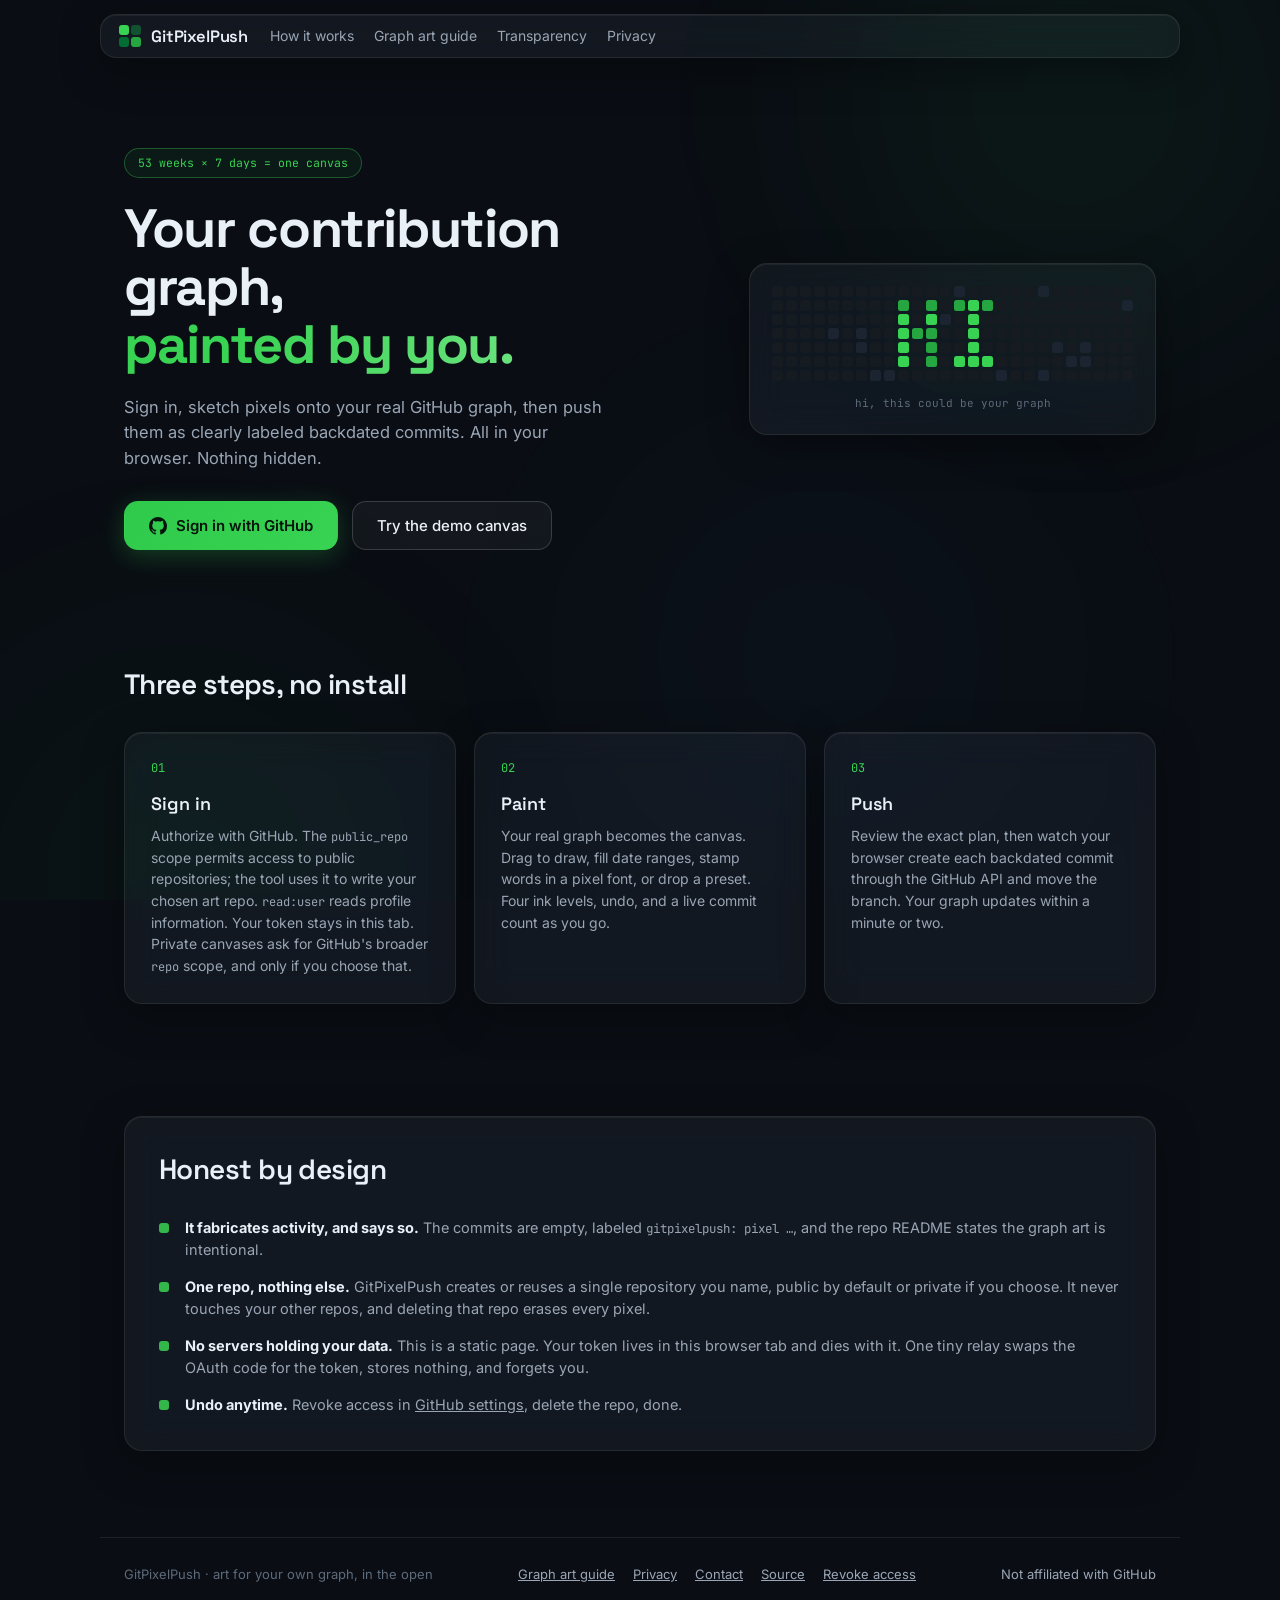
<file: site/index.html>
<!DOCTYPE html>
<html lang="en">
<head>
<meta charset="UTF-8">
<meta name="viewport" content="width=device-width, initial-scale=1.0">
<meta name="google-adsense-account" content="ca-pub-7703186305951643">
<title>GitPixelPush · Paint your GitHub contribution graph</title>
<meta name="description" content="Turn your GitHub contribution graph into a canvas. Paint pixels, stamp words, and push them as clearly labeled backdated commits. Runs in your browser.">
<meta name="robots" content="index, follow, max-image-preview:large">
<link rel="canonical" href="https://gitpixelpush.com/">
<meta property="og:type" content="website">
<meta property="og:site_name" content="GitPixelPush">
<meta property="og:url" content="https://gitpixelpush.com/">
<meta property="og:title" content="GitPixelPush | Paint your GitHub contribution graph">
<meta property="og:description" content="Draw contribution graph art in your browser and publish it as clearly labeled commits in your own GitHub repository.">
<meta name="twitter:card" content="summary">
<meta name="twitter:title" content="GitPixelPush | Paint your GitHub contribution graph">
<meta name="twitter:description" content="Draw GitHub contribution graph art in your browser. Review the plan before publishing labeled commits.">
<meta name="google-site-verification" content="O4LEUyL24avINYUUKiZ43cGZ72TDDhFlJ9PQrzTXxkE">
<script type="application/ld+json">
{
  "@context": "https://schema.org",
  "@type": "WebApplication",
  "name": "GitPixelPush",
  "url": "https://gitpixelpush.com/",
  "description": "A browser-based tool for creating GitHub contribution graph art using clearly labeled commits in your own repository.",
  "applicationCategory": "UtilitiesApplication",
  "operatingSystem": "Any",
  "offers": { "@type": "Offer", "price": "0", "priceCurrency": "USD" }
}
</script>
<link rel="preconnect" href="https://fonts.googleapis.com">
<link rel="preconnect" href="https://fonts.gstatic.com" crossorigin>
<link href="https://fonts.googleapis.com/css2?family=Space+Grotesk:wght@400;500;600;700&family=Inter:wght@400;500;600&family=JetBrains+Mono:wght@400;500&display=swap" rel="stylesheet">
<link rel="stylesheet" href="styles.css">
<link rel="icon" href="data:image/svg+xml,<svg xmlns='http://www.w3.org/2000/svg' viewBox='0 0 100 100'><rect x='8' y='8' width='38' height='38' rx='9' fill='%2339d353'/><rect x='54' y='8' width='38' height='38' rx='9' fill='%23115231'/><rect x='8' y='54' width='38' height='38' rx='9' fill='%23006d32'/><rect x='54' y='54' width='38' height='38' rx='9' fill='%2326a641'/></svg>">
</head>
<body>

<!-- ambient background: aurora + drifting pixels -->
<div class="bg" aria-hidden="true">
  <div class="aurora a1"></div>
  <div class="aurora a2"></div>
  <div class="aurora a3"></div>
  <div id="pixel-field" class="pixel-field"></div>
</div>

<nav class="nav glass">
  <a class="brand" href="#top">
    <span class="logo-mark" aria-hidden="true"><i></i><i></i><i></i><i></i></span>
    <span class="brand-name">GitPixelPush</span>
  </a>
  <div class="nav-links">
    <a href="#how">How it works</a>
    <a href="/github-contribution-graph-art">Graph art guide</a>
    <a href="#honest">Transparency</a>
    <a href="/privacy">Privacy</a>
  </div>
  <div id="nav-user" class="nav-user" hidden>
    <img id="user-avatar" alt="">
    <span id="user-login" class="mono"></span>
    <button id="btn-signout" class="btn btn-text">Sign out</button>
  </div>
</nav>

<!-- ══════════════ Landing ══════════════ -->
<section id="landing" class="hero" >
  <div class="hero-inner">
    <div class="hero-badge reveal mono">53 weeks × 7 days = one canvas</div>
    <h1 class="hero-title">
      <span class="reveal" style="--d:1">Your contribution graph,</span>
      <span class="reveal grad" style="--d:2">painted by you.</span>
    </h1>
    <p class="hero-sub reveal" style="--d:3">
      Sign in, sketch pixels onto your real GitHub graph, then push them as
      clearly labeled backdated commits. All in your browser. Nothing hidden.
    </p>
    <div class="hero-cta reveal" style="--d:4">
      <button id="btn-signin" class="btn btn-primary btn-lg magnetic">
        <svg viewBox="0 0 16 16" width="18" height="18" fill="currentColor" aria-hidden="true"><path d="M8 0C3.58 0 0 3.58 0 8c0 3.54 2.29 6.53 5.47 7.59.4.07.55-.17.55-.38 0-.19-.01-.82-.01-1.49-2.01.37-2.53-.49-2.69-.94-.09-.23-.48-.94-.82-1.13-.28-.15-.68-.52-.01-.53.63-.01 1.08.58 1.23.82.72 1.21 1.87.87 2.33.66.07-.52.28-.87.51-1.07-1.78-.2-3.64-.89-3.64-3.95 0-.87.31-1.59.82-2.15-.08-.2-.36-1.02.08-2.12 0 0 .67-.21 2.2.82.64-.18 1.32-.27 2-.27s1.36.09 2 .27c1.53-1.04 2.2-.82 2.2-.82.44 1.1.16 1.92.08 2.12.51.56.82 1.27.82 2.15 0 3.07-1.87 3.75-3.65 3.95.29.25.54.73.54 1.48 0 1.07-.01 1.93-.01 2.2 0 .21.15.46.55.38A8.01 8.01 0 0 0 16 8c0-4.42-3.58-8-8-8z"/></svg>
        Sign in with GitHub
      </button>
      <button id="btn-demo" class="btn btn-glass btn-lg magnetic">Try the demo canvas</button>
    </div>
    <p id="setup-note" class="setup-note mono" hidden></p>
    <p id="auth-error" class="auth-error" hidden></p>
  </div>

  <!-- animated mini-graph teaser -->
  <div class="hero-teaser glass tilt reveal" style="--d:5" aria-hidden="true">
    <div id="teaser-grid" class="teaser-grid"></div>
    <div class="teaser-caption mono">hi, this could be your graph</div>
  </div>
</section>

<!-- ══════════════ How it works ══════════════ -->
<section id="how" class="section">
  <h2 class="section-title reveal">Three steps, no install</h2>
  <div class="steps-row">
    <div class="step glass tilt reveal" style="--d:1">
      <div class="step-num mono">01</div>
      <h3>Sign in</h3>
      <p>Authorize with GitHub. The <span class="mono">public_repo</span> scope permits
         access to public repositories; the tool uses it to write your chosen art repo.
         <span class="mono">read:user</span> reads profile information. Your token stays in this tab. Private canvases ask for
         GitHub's broader <span class="mono">repo</span> scope, and only if you choose that.</p>
    </div>
    <div class="step glass tilt reveal" style="--d:2">
      <div class="step-num mono">02</div>
      <h3>Paint</h3>
      <p>Your real graph becomes the canvas. Drag to draw, fill date ranges,
         stamp words in a pixel font, or drop a preset. Four ink levels,
         undo, and a live commit count as you go.</p>
    </div>
    <div class="step glass tilt reveal" style="--d:3">
      <div class="step-num mono">03</div>
      <h3>Push</h3>
      <p>Review the exact plan, then watch your browser create each backdated
         commit through the GitHub API and move the branch. Your graph updates
         within a minute or two.</p>
    </div>
  </div>
</section>

<!-- ══════════════ Transparency ══════════════ -->
<section id="honest" class="section">
  <div class="honest glass reveal">
    <h2 class="section-title">Honest by design</h2>
    <ul class="honest-list">
      <li><b>It fabricates activity, and says so.</b> The commits are empty, labeled
        <span class="mono">gitpixelpush: pixel …</span>, and the repo README states the graph art is intentional.</li>
      <li><b>One repo, nothing else.</b> GitPixelPush creates or reuses a single repository you name,
        public by default or private if you choose.
        It never touches your other repos, and deleting that repo erases every pixel.</li>
      <li><b>No servers holding your data.</b> This is a static page. Your token lives in this browser tab
        and dies with it. One tiny relay swaps the OAuth code for the token, stores nothing, and forgets you.</li>
      <li><b>Undo anytime.</b> Revoke access in
        <a href="https://github.com/settings/applications" target="_blank" rel="noopener">GitHub settings</a>,
        delete the repo, done.</li>
    </ul>
  </div>
</section>

<!-- ══════════════ App ══════════════ -->
<main id="app" class="app" hidden>
  <section class="canvas-card glass tilt-lite">
    <div class="canvas-head">
      <div>
        <h2>Your year, as pixels</h2>
        <p id="canvas-sub" class="muted"></p>
      </div>
      <div class="legend" aria-hidden="true">
        <span class="muted">Less</span>
        <i class="lg l0"></i><i class="lg l1"></i><i class="lg l2"></i><i class="lg l3"></i><i class="lg l4"></i>
        <span class="muted">More</span>
        <span class="legend-sep"></span>
        <i class="lg l2 ring"></i><span class="muted">planned</span>
      </div>
    </div>
    <div class="grid-scroll">
      <div class="grid-wrap">
        <div id="month-row" class="month-row mono"></div>
        <div class="grid-body">
          <div class="dow-col mono"><span></span><span>Mon</span><span></span><span>Wed</span><span></span><span>Fri</span><span></span></div>
          <div id="grid" class="grid" role="grid" aria-label="Contribution canvas"></div>
        </div>
      </div>
    </div>
  </section>

  <section class="control-row">
    <div class="panel glass toolbar">
      <div class="tool-group" role="radiogroup" aria-label="Tool">
        <button class="tool" data-tool="paint" title="Paint · P"><svg viewBox="0 0 24 24"><path d="M12 19l7-7-3-3-7 7-1 4zM15 6l3 3" fill="none" stroke="currentColor" stroke-width="1.7" stroke-linecap="round" stroke-linejoin="round"/></svg>Paint</button>
        <button class="tool" data-tool="rect" title="Range fill · R"><svg viewBox="0 0 24 24"><rect x="4" y="6" width="16" height="12" rx="2" fill="none" stroke="currentColor" stroke-width="1.7"/></svg>Range</button>
        <button class="tool" data-tool="text" title="Stamp text · T"><svg viewBox="0 0 24 24"><path d="M5 6h14M12 6v13" fill="none" stroke="currentColor" stroke-width="1.8" stroke-linecap="round"/></svg>Text</button>
        <button class="tool" data-tool="erase" title="Erase · E"><svg viewBox="0 0 24 24"><path d="M4 15l7-7 7 7-4 4H8z" fill="none" stroke="currentColor" stroke-width="1.7" stroke-linejoin="round"/></svg>Erase</button>
      </div>
      <div class="tool-sep"></div>
      <div class="brush-group" role="radiogroup" aria-label="Ink level">
        <button class="brush l1" data-level="1" title="Ink level 1"></button>
        <button class="brush l2" data-level="2" title="Ink level 2"></button>
        <button class="brush l3" data-level="3" title="Ink level 3"></button>
        <button class="brush l4" data-level="4" title="Ink level 4"></button>
      </div>
      <div class="tool-sep"></div>
      <input id="text-input" class="text-input mono" type="text" maxlength="14" placeholder="type, then click the grid" hidden>
      <div class="spacer"></div>
      <button id="btn-undo" class="btn btn-icon" title="Undo · ⌘Z" disabled><svg viewBox="0 0 24 24"><path d="M8 5L3 10l5 5M3 10h11a6 6 0 0 1 0 12h-3" fill="none" stroke="currentColor" stroke-width="1.7" stroke-linecap="round" stroke-linejoin="round"/></svg></button>
      <button id="btn-redo" class="btn btn-icon" title="Redo · ⇧⌘Z" disabled><svg viewBox="0 0 24 24"><path d="M16 5l5 5-5 5M21 10H10a6 6 0 0 0 0 12h3" fill="none" stroke="currentColor" stroke-width="1.7" stroke-linecap="round" stroke-linejoin="round"/></svg></button>
      <button id="btn-clear" class="btn btn-glass">Clear plan</button>
    </div>
    <div class="panel glass presets">
      <span class="panel-label mono">Presets</span>
      <button class="chip" data-preset="heart">♥ Heart</button>
      <button class="chip" data-preset="wave">∿ Wave</button>
      <button class="chip" data-preset="checker">▚ Checker</button>
      <button class="chip" data-preset="fill">■ Fill year</button>
    </div>
  </section>

  <section class="panel glass statbar">
    <div class="stat"><span class="stat-num" id="stat-cells">0</span><span class="stat-label">days planned</span></div>
    <div class="stat"><span class="stat-num" id="stat-commits">0</span><span class="stat-label">commits to paint</span></div>
    <div class="stat"><span class="stat-num" id="stat-span">–</span><span class="stat-label">date span</span></div>
    <div class="density">
      <label for="density">Ink density</label>
      <select id="density">
        <option value="auto">Auto · match my graph</option>
        <option value="1">Light · 1–4 commits</option>
        <option value="2">Medium · 2–8 commits</option>
        <option value="5">Bold · 5–20 commits</option>
      </select>
    </div>
    <div class="spacer"></div>
    <button id="btn-execute" class="btn btn-primary magnetic" disabled>Push the pixels</button>
  </section>

  <p class="footnote">Tip: keys <span class="mono">P R T E</span> switch tools, <span class="mono">1–4</span> pick ink,
     <span class="mono">⌘Z</span> undoes. Painting over busy days only adds the difference.</p>
</main>

<footer class="footer">
  <span>GitPixelPush · art for your own graph, in the open</span>
  <span class="footer-links">
    <a href="/github-contribution-graph-art">Graph art guide</a>
    <a href="/privacy">Privacy</a>
    <a href="mailto:mananshah2254@gmail.com?subject=GitPixelPush%20support">Contact</a>
    <a href="https://github.com/mananshah2254/gitpixelpush" target="_blank" rel="noopener">Source</a>
    <a href="https://github.com/settings/applications" target="_blank" rel="noopener">Revoke access</a>
  </span>
  <span class="muted">Not affiliated with GitHub</span>
</footer>

<!-- ══════════════ Execute modal ══════════════ -->
<div id="modal" class="modal-backdrop" hidden>
  <div class="modal glass-strong" role="dialog" aria-modal="true" aria-labelledby="modal-title">
    <div id="modal-confirm">
      <h3 id="modal-title">Here is exactly what happens</h3>
      <ol class="modal-steps">
        <li>A <span id="m-vis-word">public</span> repository <span class="mono" id="m-repo-url"></span> is <span id="m-repo-verb">created</span> under your account.</li>
        <li>Your browser creates <span class="mono" id="m-commits"></span> empty commits through the GitHub API,
            each backdated to its planned day and authored as <span class="mono" id="m-email"></span>.</li>
        <li>The <span class="mono" id="m-branch">main</span> branch is moved to the newest commit.
            GitHub redraws your graph within a minute or two.</li>
      </ol>
      <div class="code-peek mono" id="m-sample"></div>
      <p class="muted small">The repo README says it is contribution art made of backdated commits.
         Delete the repo and the pixels vanish. Pace is about one commit per second, the fastest
         GitHub allows for writes, so large plans take a while. You can stop anytime, progress sticks.</p>
      <div class="field-row">
        <label for="m-repo-input">Repository</label>
        <input id="m-repo-input" class="mono" value="pixel-canvas" spellcheck="false">
        <span class="seg" role="radiogroup" aria-label="Repository visibility">
          <button id="m-vis-public" class="seg-btn active" type="button">Public</button>
          <button id="m-vis-private" class="seg-btn" type="button">Private</button>
        </span>
      </div>
      <p id="m-private-note" class="muted small" hidden>
        Private canvases need one extra GitHub permission (the <span class="mono">repo</span> scope,
        GitHub has no narrower one for creating private repos). And your pixels will only show if
        "Private contributions" is turned on in your profile's contribution settings on GitHub.
      </p>
      <div class="modal-actions">
        <button id="m-cancel" class="btn btn-glass">Back</button>
        <button id="m-run" class="btn btn-primary">I understand, push it</button>
      </div>
    </div>
    <div id="modal-progress" hidden>
      <h3>Painting…</h3>
      <div class="progress"><div id="progress-fill" class="progress-fill"></div></div>
      <div id="progress-pct" class="progress-pct mono">0%</div>
      <pre id="run-log" class="run-log mono" aria-live="polite"></pre>
      <div class="modal-actions">
        <button id="m-abort" class="btn btn-glass">Stop here</button>
        <a id="m-open-repo" class="btn btn-glass" target="_blank" rel="noopener" hidden>Open the repo</a>
        <a id="m-open-profile" class="btn btn-primary" target="_blank" rel="noopener" hidden>See your graph</a>
        <button id="m-close" class="btn btn-glass" hidden>Close</button>
      </div>
    </div>
  </div>
</div>

<div id="tooltip" class="tooltip mono" hidden></div>
<script src="config.js"></script>
<script src="app.js"></script>
</body>
</html>
</file>
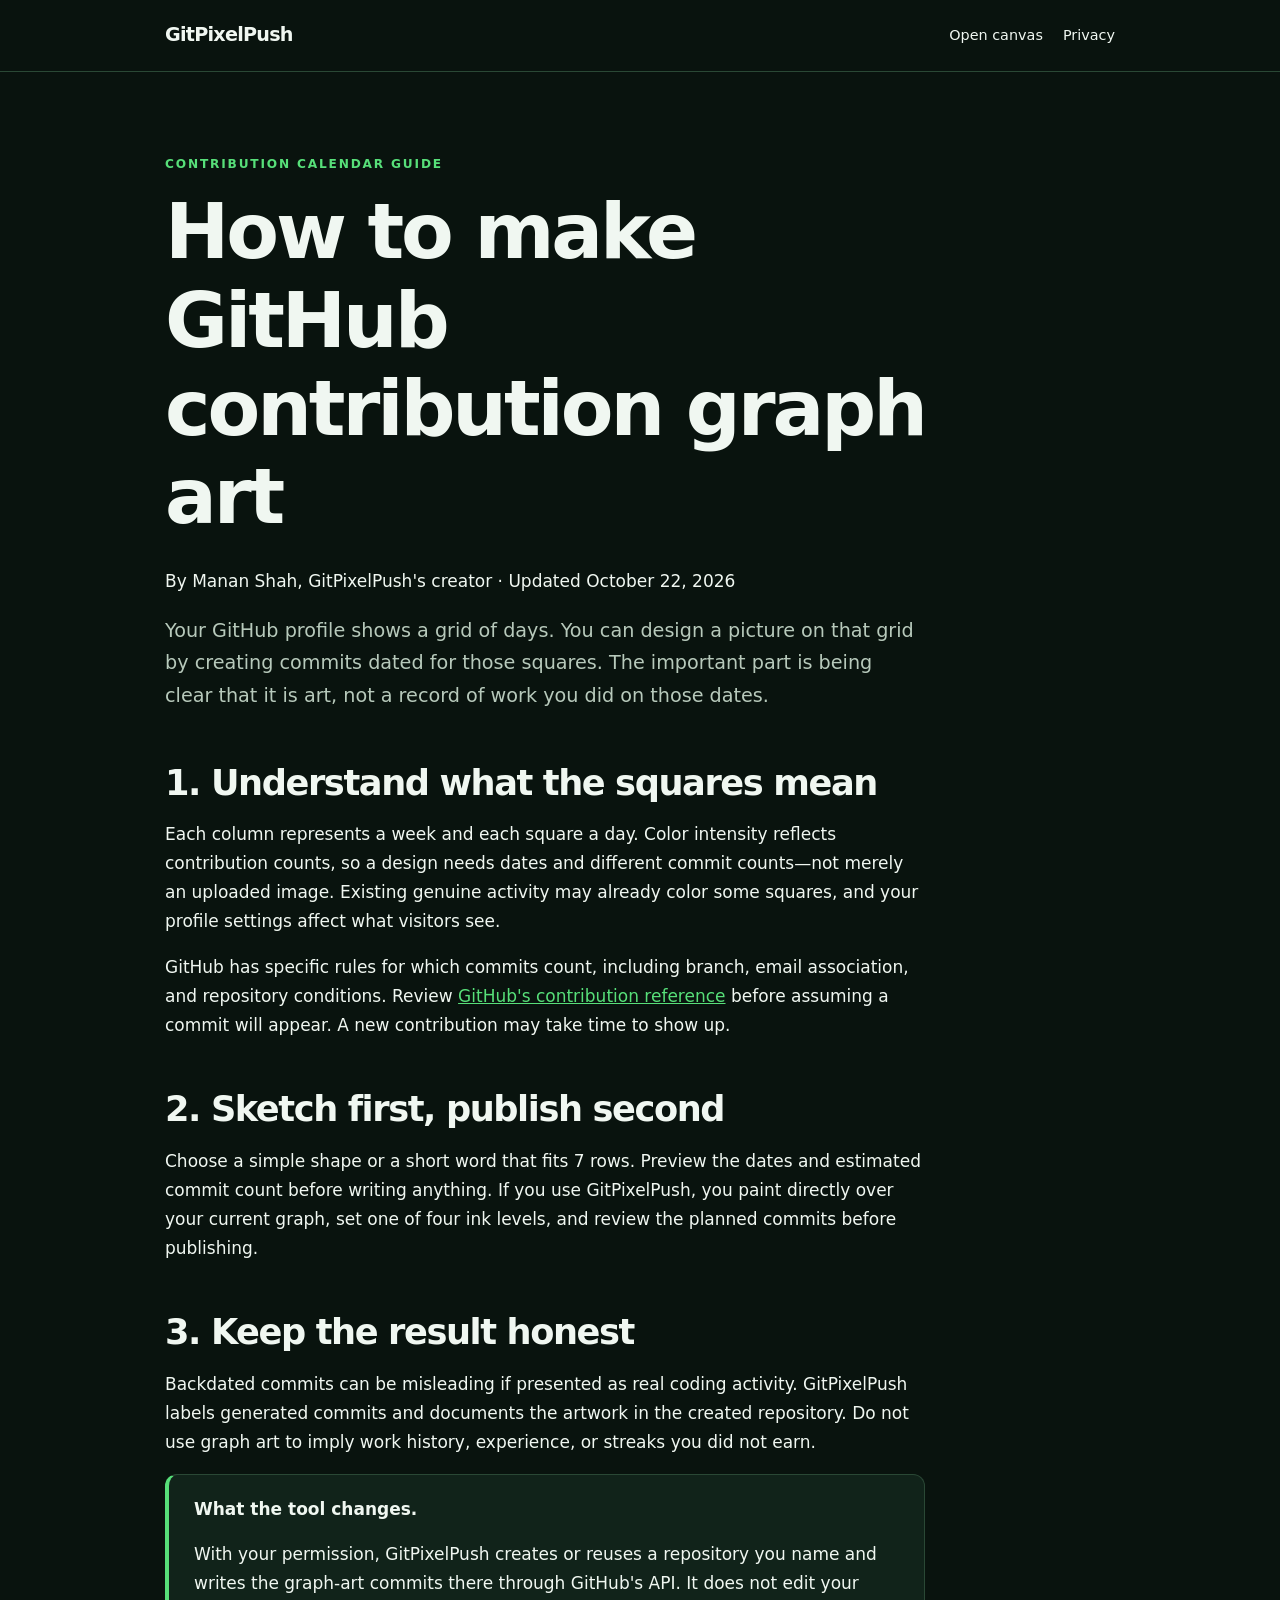
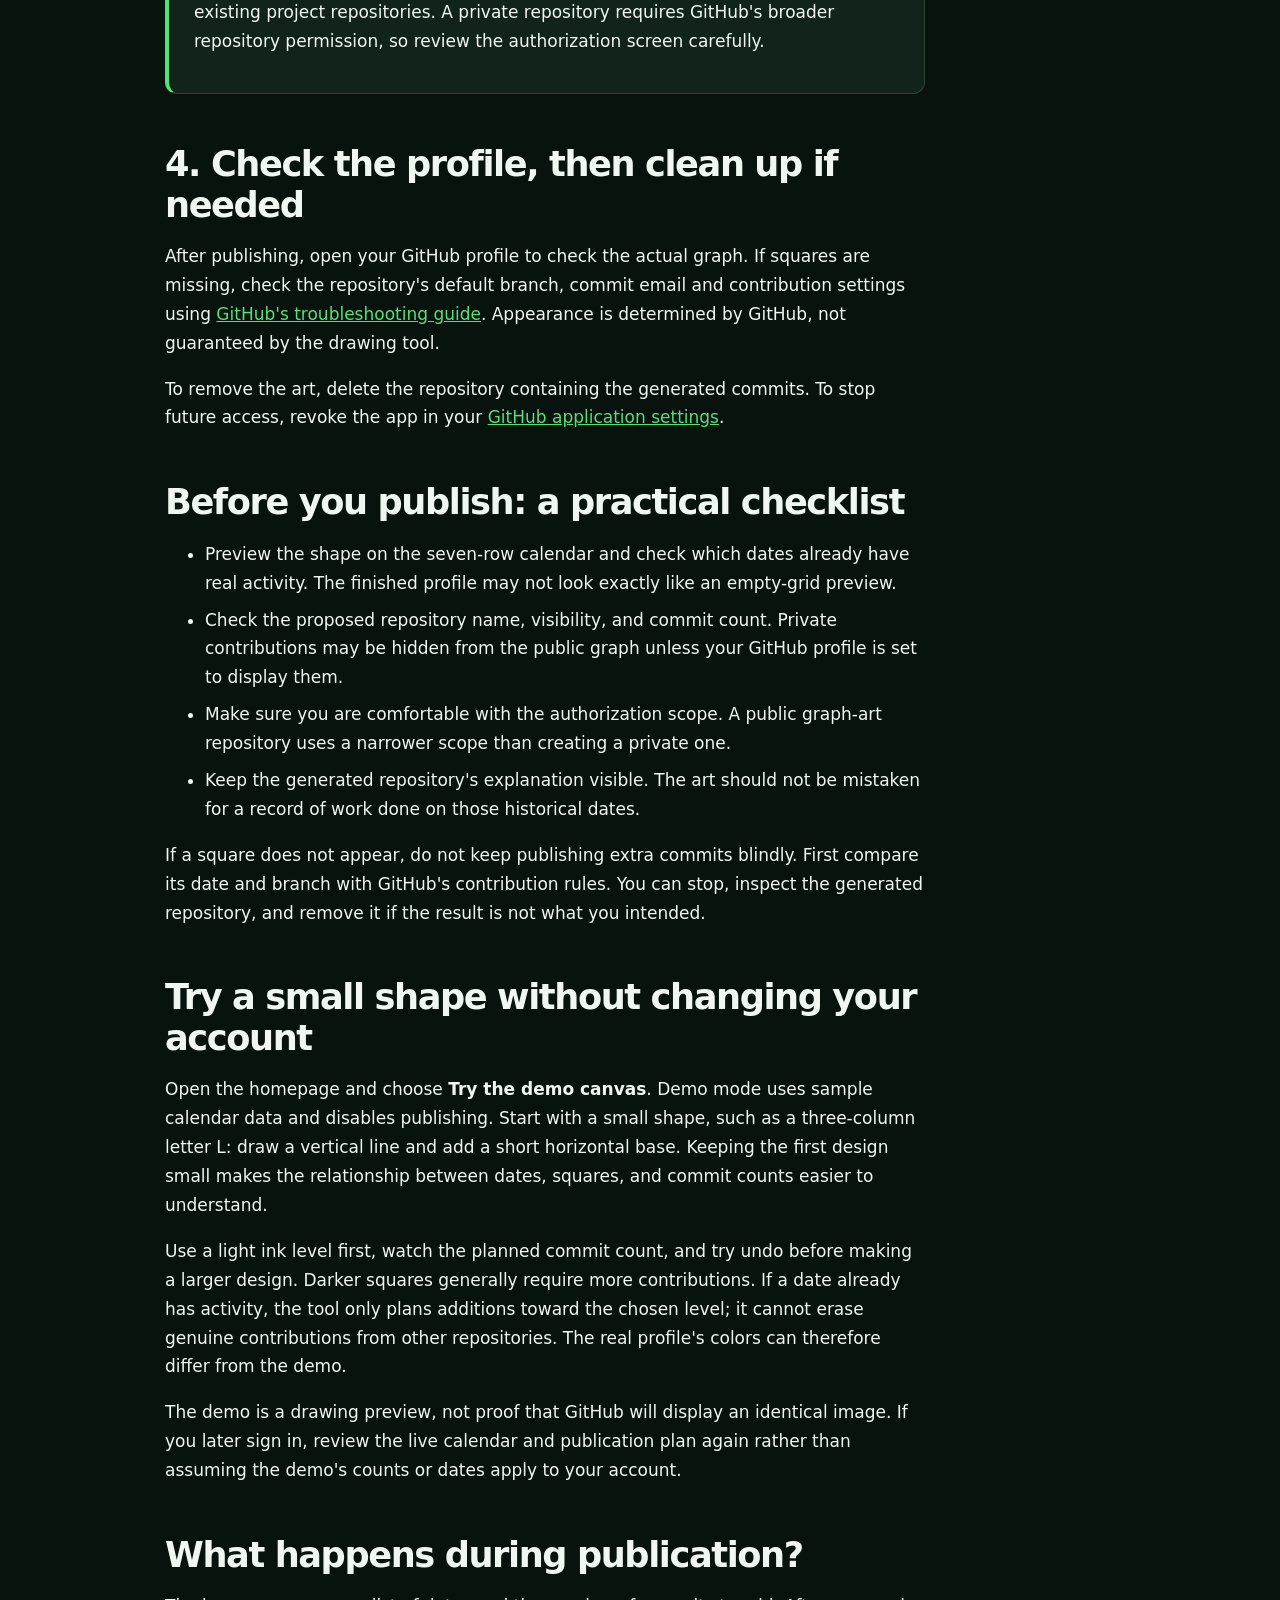
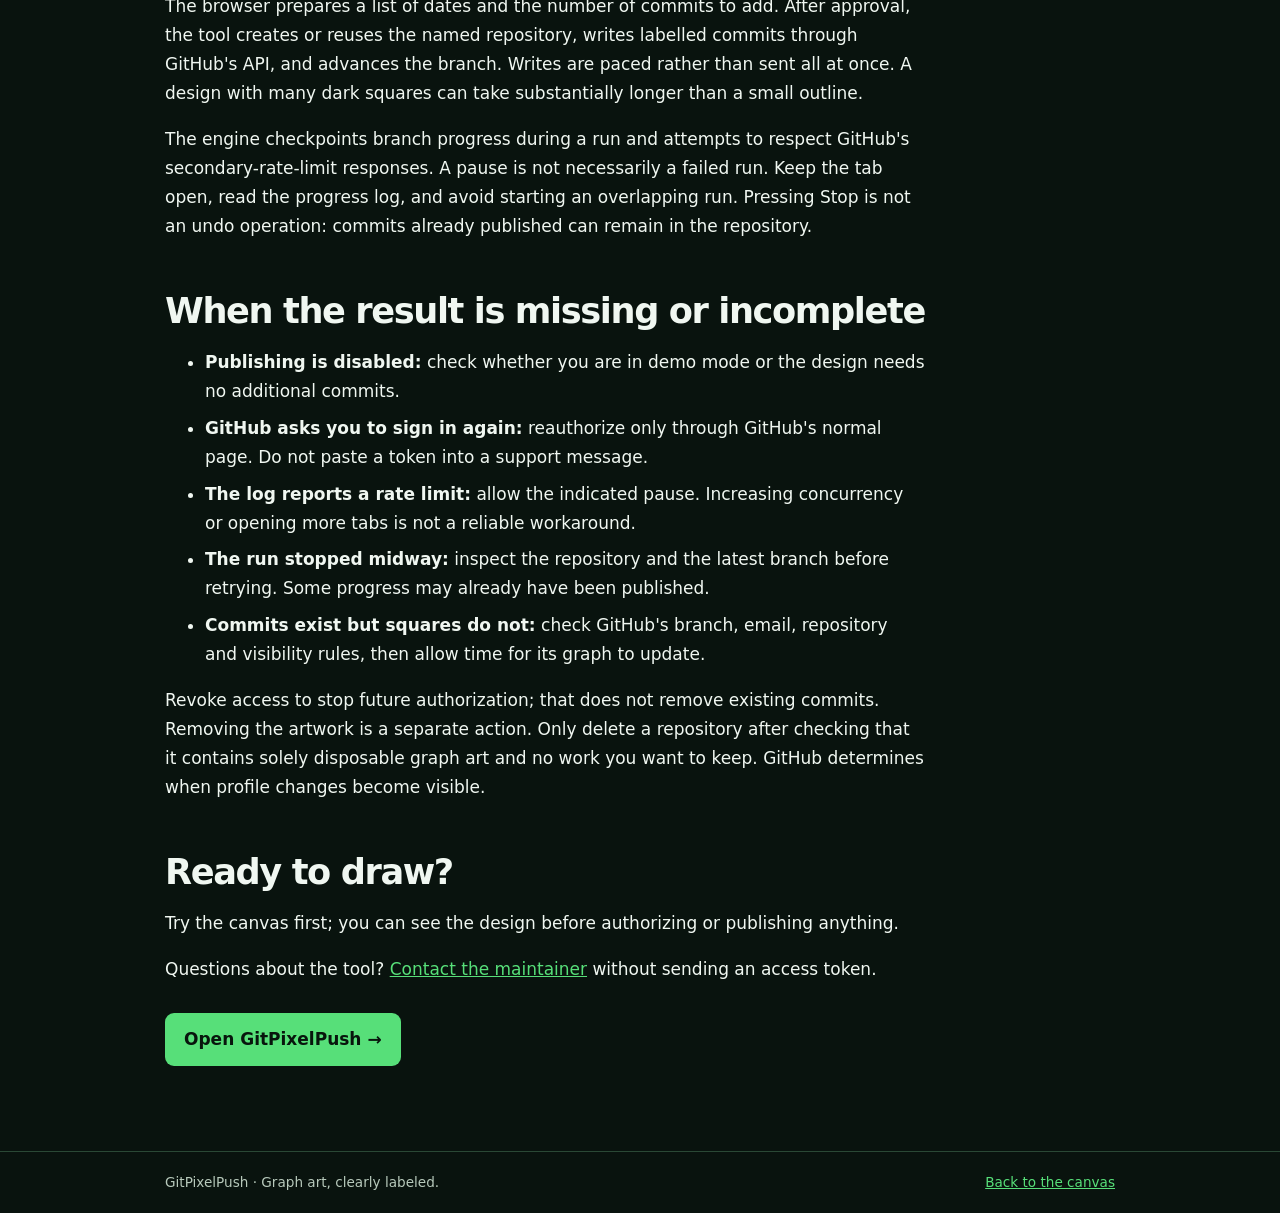
<file: site/github-contribution-graph-art.html>
<!doctype html>
<html lang="en">
<head>
  <meta charset="utf-8">
  <meta name="viewport" content="width=device-width, initial-scale=1">
  <meta name="google-adsense-account" content="ca-pub-7703186305951643">
  <title>How to Make GitHub Contribution Graph Art | GitPixelPush</title>
  <meta name="description" content="A transparent guide to GitHub contribution graph art: plan pixels by date, publish clearly labeled commits, understand contribution rules, and undo your changes.">
  <meta name="robots" content="index, follow, max-image-preview:large">
  <link rel="canonical" href="https://gitpixelpush.com/github-contribution-graph-art">
  <meta property="og:type" content="article">
  <meta property="og:title" content="How to make GitHub contribution graph art">
  <meta property="og:description" content="Design a calendar image, understand what counts, and publish it with clearly labeled commits.">
  <meta property="og:url" content="https://gitpixelpush.com/github-contribution-graph-art">
  <meta name="twitter:card" content="summary">
  <style>
    :root{color-scheme:dark;--bg:#09130e;--panel:#11231a;--text:#f0f7f1;--muted:#b7c9bb;--accent:#57df79;--line:#2a4835}*{box-sizing:border-box}body{margin:0;background:var(--bg);color:var(--text);font:17px/1.7 system-ui,-apple-system,BlinkMacSystemFont,"Segoe UI",sans-serif}a{color:var(--accent)}a:focus-visible{outline:3px solid var(--accent);outline-offset:4px}header,footer{border-bottom:1px solid var(--line)}.bar,main{max-width:1000px;margin:auto;padding:19px 25px}.bar{display:flex;justify-content:space-between;gap:20px;align-items:center;flex-wrap:wrap}.brand{font-size:1.2rem;font-weight:800;letter-spacing:-.04em;color:var(--text);text-decoration:none}nav{display:flex;gap:20px;flex-wrap:wrap}nav a{font-size:.9rem;color:var(--text);text-decoration:none}main{padding-top:70px;padding-bottom:85px}.article{max-width:760px}.eyebrow{font-size:.76rem;font-weight:800;letter-spacing:.15em;text-transform:uppercase;color:var(--accent)}h1,h2{line-height:1.15;letter-spacing:-.04em}h1{font-size:clamp(2.7rem,6vw,5rem);margin:14px 0 25px}h2{font-size:clamp(1.55rem,3vw,2.2rem);margin:50px 0 15px}.lede{font-size:1.2rem;color:var(--muted)}p,li{max-width:72ch}li{margin:8px 0}.callout{padding:20px 25px;background:var(--panel);border:1px solid var(--line);border-left:4px solid var(--accent);border-radius:12px}.cta{display:inline-block;margin-top:12px;padding:12px 19px;background:var(--accent);color:#08150d;border-radius:9px;font-weight:800;text-decoration:none}.cta:hover{background:#a7ffc0}footer{border-top:1px solid var(--line);border-bottom:0;color:var(--muted);font-size:.85rem}@media(max-width:680px){main{padding-top:42px}}
  </style>
</head>
<body>
  <header><div class="bar"><a class="brand" href="/">GitPixelPush</a><nav aria-label="Guide navigation"><a href="/">Open canvas</a><a href="/privacy">Privacy</a></nav></div></header>
  <main><article class="article">
    <p class="eyebrow">Contribution calendar guide</p>
    <h1>How to make GitHub contribution graph art</h1>
    <p>By Manan Shah, GitPixelPush's creator · Updated October 22, 2026</p>
    <p class="lede">Your GitHub profile shows a grid of days. You can design a picture on that grid by creating commits dated for those squares. The important part is being clear that it is art, not a record of work you did on those dates.</p>

    <h2>1. Understand what the squares mean</h2>
    <p>Each column represents a week and each square a day. Color intensity reflects contribution counts, so a design needs dates and different commit counts—not merely an uploaded image. Existing genuine activity may already color some squares, and your profile settings affect what visitors see.</p>
    <p>GitHub has specific rules for which commits count, including branch, email association, and repository conditions. Review <a href="https://docs.github.com/en/account-and-profile/reference/profile-contributions-reference" rel="noopener noreferrer">GitHub's contribution reference</a> before assuming a commit will appear. A new contribution may take time to show up.</p>

    <h2>2. Sketch first, publish second</h2>
    <p>Choose a simple shape or a short word that fits 7 rows. Preview the dates and estimated commit count before writing anything. If you use GitPixelPush, you paint directly over your current graph, set one of four ink levels, and review the planned commits before publishing.</p>

    <h2>3. Keep the result honest</h2>
    <p>Backdated commits can be misleading if presented as real coding activity. GitPixelPush labels generated commits and documents the artwork in the created repository. Do not use graph art to imply work history, experience, or streaks you did not earn.</p>
    <div class="callout"><strong>What the tool changes.</strong><p>With your permission, GitPixelPush creates or reuses a repository you name and writes the graph-art commits there through GitHub's API. It does not edit your existing project repositories. A private repository requires GitHub's broader repository permission, so review the authorization screen carefully.</p></div>

    <h2>4. Check the profile, then clean up if needed</h2>
    <p>After publishing, open your GitHub profile to check the actual graph. If squares are missing, check the repository's default branch, commit email and contribution settings using <a href="https://docs.github.com/en/account-and-profile/how-tos/contribution-settings/troubleshooting-missing-contributions" rel="noopener noreferrer">GitHub's troubleshooting guide</a>. Appearance is determined by GitHub, not guaranteed by the drawing tool.</p>
    <p>To remove the art, delete the repository containing the generated commits. To stop future access, revoke the app in your <a href="https://github.com/settings/applications" rel="noopener noreferrer">GitHub application settings</a>.</p>

    <h2>Before you publish: a practical checklist</h2>
    <ul>
      <li>Preview the shape on the seven-row calendar and check which dates already have real activity. The finished profile may not look exactly like an empty-grid preview.</li>
      <li>Check the proposed repository name, visibility, and commit count. Private contributions may be hidden from the public graph unless your GitHub profile is set to display them.</li>
      <li>Make sure you are comfortable with the authorization scope. A public graph-art repository uses a narrower scope than creating a private one.</li>
      <li>Keep the generated repository's explanation visible. The art should not be mistaken for a record of work done on those historical dates.</li>
    </ul>
    <p>If a square does not appear, do not keep publishing extra commits blindly. First compare its date and branch with GitHub's contribution rules. You can stop, inspect the generated repository, and remove it if the result is not what you intended.</p>

    <h2>Try a small shape without changing your account</h2>
    <p>Open the homepage and choose <strong>Try the demo canvas</strong>. Demo mode uses sample calendar data and disables publishing. Start with a small shape, such as a three-column letter L: draw a vertical line and add a short horizontal base. Keeping the first design small makes the relationship between dates, squares, and commit counts easier to understand.</p>
    <p>Use a light ink level first, watch the planned commit count, and try undo before making a larger design. Darker squares generally require more contributions. If a date already has activity, the tool only plans additions toward the chosen level; it cannot erase genuine contributions from other repositories. The real profile's colors can therefore differ from the demo.</p>
    <p>The demo is a drawing preview, not proof that GitHub will display an identical image. If you later sign in, review the live calendar and publication plan again rather than assuming the demo's counts or dates apply to your account.</p>

    <h2>What happens during publication?</h2>
    <p>The browser prepares a list of dates and the number of commits to add. After approval, the tool creates or reuses the named repository, writes labelled commits through GitHub's API, and advances the branch. Writes are paced rather than sent all at once. A design with many dark squares can take substantially longer than a small outline.</p>
    <p>The engine checkpoints branch progress during a run and attempts to respect GitHub's secondary-rate-limit responses. A pause is not necessarily a failed run. Keep the tab open, read the progress log, and avoid starting an overlapping run. Pressing Stop is not an undo operation: commits already published can remain in the repository.</p>

    <h2>When the result is missing or incomplete</h2>
    <ul>
      <li><strong>Publishing is disabled:</strong> check whether you are in demo mode or the design needs no additional commits.</li>
      <li><strong>GitHub asks you to sign in again:</strong> reauthorize only through GitHub's normal page. Do not paste a token into a support message.</li>
      <li><strong>The log reports a rate limit:</strong> allow the indicated pause. Increasing concurrency or opening more tabs is not a reliable workaround.</li>
      <li><strong>The run stopped midway:</strong> inspect the repository and the latest branch before retrying. Some progress may already have been published.</li>
      <li><strong>Commits exist but squares do not:</strong> check GitHub's branch, email, repository and visibility rules, then allow time for its graph to update.</li>
    </ul>
    <p>Revoke access to stop future authorization; that does not remove existing commits. Removing the artwork is a separate action. Only delete a repository after checking that it contains solely disposable graph art and no work you want to keep. GitHub determines when profile changes become visible.</p>

    <h2>Ready to draw?</h2>
    <p>Try the canvas first; you can see the design before authorizing or publishing anything.</p>
    <p>Questions about the tool? <a href="mailto:mananshah2254@gmail.com?subject=GitPixelPush%20support">Contact the maintainer</a> without sending an access token.</p>
    <a class="cta" href="/">Open GitPixelPush →</a>
  </article></main>
  <footer><div class="bar"><span>GitPixelPush · Graph art, clearly labeled.</span><a href="/">Back to the canvas</a></div></footer>
</body>
</html>
</file>
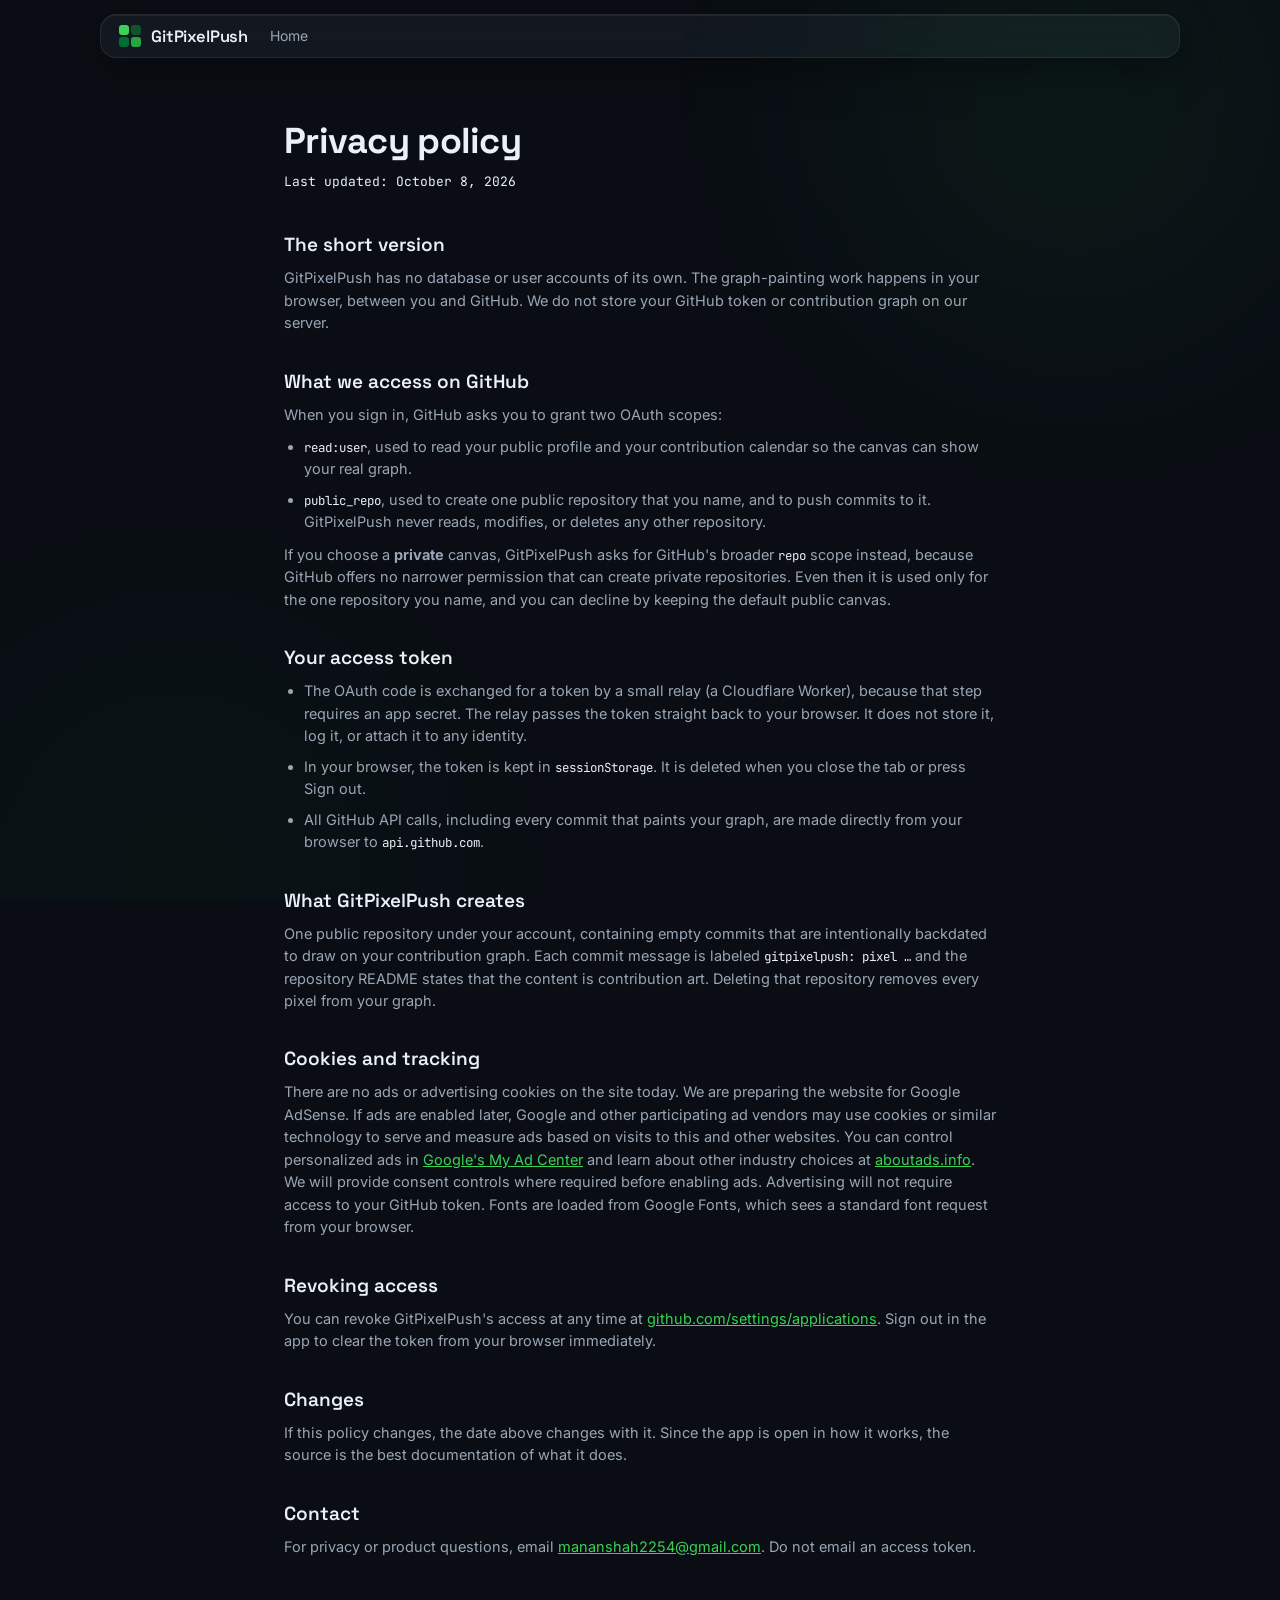
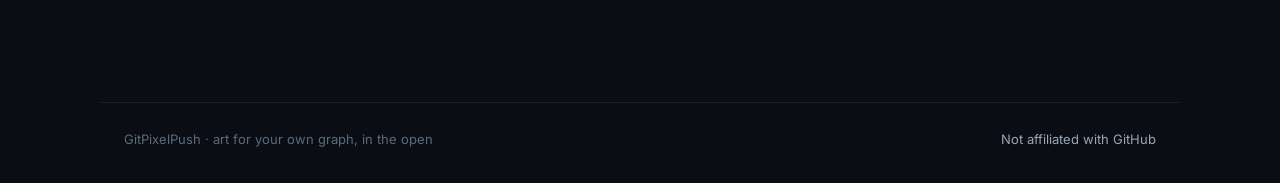
<file: site/privacy.html>
<!DOCTYPE html>
<html lang="en">
<head>
<meta charset="UTF-8">
<meta name="viewport" content="width=device-width, initial-scale=1.0">
<meta name="google-adsense-account" content="ca-pub-7703186305951643">
<title>Privacy · GitPixelPush</title>
<meta name="description" content="Learn how GitPixelPush handles GitHub authorization and contribution graph data without storing your access token on its server.">
<link rel="canonical" href="https://gitpixelpush.com/privacy">
<link rel="preconnect" href="https://fonts.googleapis.com">
<link rel="preconnect" href="https://fonts.gstatic.com" crossorigin>
<link href="https://fonts.googleapis.com/css2?family=Space+Grotesk:wght@400;500;600;700&family=Inter:wght@400;500;600&family=JetBrains+Mono:wght@400;500&display=swap" rel="stylesheet">
<link rel="stylesheet" href="styles.css">
<link rel="icon" href="data:image/svg+xml,<svg xmlns='http://www.w3.org/2000/svg' viewBox='0 0 100 100'><rect x='8' y='8' width='38' height='38' rx='9' fill='%2339d353'/><rect x='54' y='8' width='38' height='38' rx='9' fill='%23115231'/><rect x='8' y='54' width='38' height='38' rx='9' fill='%23006d32'/><rect x='54' y='54' width='38' height='38' rx='9' fill='%2326a641'/></svg>">
<style>
  .policy { max-width: 760px; margin: 0 auto; padding: 60px 24px 80px; }
  .policy h1 { font: 700 36px var(--font-display); letter-spacing: -0.02em; margin-bottom: 8px; }
  .policy .updated { color: var(--ink-3); font-size: 13px; margin-bottom: 40px; }
  .policy section { margin-bottom: 34px; }
  .policy h2 { font: 600 19px var(--font-display); margin-bottom: 10px; }
  .policy p, .policy li { color: var(--ink-2); font-size: 14.5px; }
  .policy ul { margin: 10px 0 0 20px; display: flex; flex-direction: column; gap: 8px; }
  .policy .mono { color: var(--ink); }
  .policy a { color: var(--accent); }
</style>
</head>
<body>
<div class="bg" aria-hidden="true">
  <div class="aurora a1"></div>
  <div class="aurora a2"></div>
</div>

<nav class="nav glass">
  <a class="brand" href="index.html">
    <span class="logo-mark" aria-hidden="true"><i></i><i></i><i></i><i></i></span>
    <span class="brand-name">GitPixelPush</span>
  </a>
  <div class="nav-links">
    <a href="index.html">Home</a>
  </div>
</nav>

<main class="policy">
  <h1>Privacy policy</h1>
  <p class="updated mono">Last updated: October 8, 2026</p>

  <section>
    <h2>The short version</h2>
    <p>GitPixelPush has no database or user accounts of its own. The graph-painting work
       happens in your browser, between you and GitHub. We do not store your GitHub token
       or contribution graph on our server.</p>
  </section>

  <section>
    <h2>What we access on GitHub</h2>
    <p>When you sign in, GitHub asks you to grant two OAuth scopes:</p>
    <ul>
      <li><span class="mono">read:user</span>, used to read your public profile and your
          contribution calendar so the canvas can show your real graph.</li>
      <li><span class="mono">public_repo</span>, used to create one public repository that
          you name, and to push commits to it. GitPixelPush never reads, modifies, or
          deletes any other repository.</li>
    </ul>
    <p style="margin-top:10px">If you choose a <b>private</b> canvas, GitPixelPush asks for GitHub's
       broader <span class="mono">repo</span> scope instead, because GitHub offers no narrower
       permission that can create private repositories. Even then it is used only for the one
       repository you name, and you can decline by keeping the default public canvas.</p>
  </section>

  <section>
    <h2>Your access token</h2>
    <ul>
      <li>The OAuth code is exchanged for a token by a small relay (a Cloudflare Worker),
          because that step requires an app secret. The relay passes the token straight back
          to your browser. It does not store it, log it, or attach it to any identity.</li>
      <li>In your browser, the token is kept in <span class="mono">sessionStorage</span>.
          It is deleted when you close the tab or press Sign out.</li>
      <li>All GitHub API calls, including every commit that paints your graph, are made
          directly from your browser to <span class="mono">api.github.com</span>.</li>
    </ul>
  </section>

  <section>
    <h2>What GitPixelPush creates</h2>
    <p>One public repository under your account, containing empty commits that are
       intentionally backdated to draw on your contribution graph. Each commit message is
       labeled <span class="mono">gitpixelpush: pixel …</span> and the repository README
       states that the content is contribution art. Deleting that repository removes every
       pixel from your graph.</p>
  </section>

  <section>
    <h2>Cookies and tracking</h2>
    <p>There are no ads or advertising cookies on the site today. We are preparing the
       website for Google AdSense. If ads are enabled later, Google and other participating
       ad vendors may use cookies or similar technology to serve and measure ads based on
       visits to this and other websites. You can control personalized ads in
       <a href="https://myadcenter.google.com/">Google's My Ad Center</a> and learn about
       other industry choices at <a href="https://www.aboutads.info/choices/">aboutads.info</a>.
       We will provide consent controls where required before enabling ads. Advertising
       will not require access to your GitHub token. Fonts are loaded from Google Fonts,
       which sees a standard font request from your browser.</p>
  </section>

  <section>
    <h2>Revoking access</h2>
    <p>You can revoke GitPixelPush's access at any time at
       <a href="https://github.com/settings/applications" target="_blank" rel="noopener">github.com/settings/applications</a>.
       Sign out in the app to clear the token from your browser immediately.</p>
  </section>

  <section>
    <h2>Changes</h2>
    <p>If this policy changes, the date above changes with it. Since the app is open in
       how it works, the source is the best documentation of what it does.</p>
  </section>
  <section>
    <h2>Contact</h2>
    <p>For privacy or product questions, email <a href="mailto:mananshah2254@gmail.com?subject=GitPixelPush%20privacy">mananshah2254@gmail.com</a>. Do not email an access token.</p>
  </section>
</main>

<footer class="footer">
  <span>GitPixelPush · art for your own graph, in the open</span>
  <span class="muted">Not affiliated with GitHub</span>
</footer>
</body>
</html>
</file>
<file: site/styles.css>
/* GitPixelPush — glass, dark, animated.
   Heatmap ramp validated (dataviz six checks, dark surface #0d1117):
   empty #161b22, then #115231 #006d32 #26a641 #39d353. */

:root {
  --surface: #0a0e14;
  --glass: rgba(255, 255, 255, 0.045);
  --glass-2: rgba(255, 255, 255, 0.028);
  --glass-strong: rgba(19, 25, 36, 0.88);
  --line: rgba(255, 255, 255, 0.08);
  --line-strong: rgba(255, 255, 255, 0.16);
  --ink: #eaf0f7;
  --ink-2: #9aa6b5;
  --ink-3: #5d6a7a;
  --l0: #161b22;
  --l1: #115231;
  --l2: #006d32;
  --l3: #26a641;
  --l4: #39d353;
  --accent: #39d353;
  --danger: #f47067;
  --radius: 18px;
  --cell: 13px;
  --gap: 3px;
  --font-display: "Space Grotesk", system-ui, sans-serif;
  --font-body: "Inter", system-ui, sans-serif;
  --font-mono: "JetBrains Mono", ui-monospace, monospace;
}

* { box-sizing: border-box; margin: 0; padding: 0; }
html { scroll-behavior: smooth; }
body {
  background: var(--surface);
  color: var(--ink);
  font-family: var(--font-body);
  font-size: 15px;
  line-height: 1.55;
  -webkit-font-smoothing: antialiased;
  overflow-x: hidden;
}
.mono { font-family: var(--font-mono); font-size: 0.86em; }
.muted { color: var(--ink-2); }
.small { font-size: 12.5px; }
.spacer { flex: 1; }
[hidden] { display: none !important; }
::selection { background: rgba(57, 211, 83, 0.25); }
a { color: var(--ink-2); }
a:hover { color: var(--ink); }

/* ─────────── ambient background ─────────── */
.bg { position: fixed; inset: 0; z-index: -1; overflow: hidden; }
.aurora {
  position: absolute; width: 60vw; height: 60vw; border-radius: 50%;
  filter: blur(90px); opacity: 0.5; will-change: transform;
}
.a1 { background: radial-gradient(circle, rgba(57,211,83,.14), transparent 65%); top: -22vw; right: -14vw; animation: drift1 26s ease-in-out infinite; }
.a2 { background: radial-gradient(circle, rgba(0,109,50,.16), transparent 65%); bottom: -28vw; left: -16vw; animation: drift2 32s ease-in-out infinite; }
.a3 { background: radial-gradient(circle, rgba(88,166,255,.07), transparent 65%); top: 30vh; left: 34vw; animation: drift3 40s ease-in-out infinite; }
@keyframes drift1 { 50% { transform: translate(-9vw, 7vh) scale(1.12); } }
@keyframes drift2 { 50% { transform: translate(7vw, -6vh) scale(0.94); } }
@keyframes drift3 { 33% { transform: translate(-6vw, 5vh); } 66% { transform: translate(5vw, -4vh); } }

.pixel-field { position: absolute; inset: 0; }
.pixel-field i {
  position: absolute; display: block; border-radius: 3px;
  animation: floatpix linear infinite;
  opacity: 0;
}
@keyframes floatpix {
  0% { transform: translateY(12vh) rotate(0deg); opacity: 0; }
  12% { opacity: var(--o, .5); }
  88% { opacity: var(--o, .5); }
  100% { transform: translateY(-108vh) rotate(50deg); opacity: 0; }
}

/* ─────────── glass ─────────── */
.glass {
  background: var(--glass);
  backdrop-filter: blur(18px) saturate(1.5);
  -webkit-backdrop-filter: blur(18px) saturate(1.5);
  border: 1px solid var(--line);
  border-radius: var(--radius);
  box-shadow: 0 12px 40px rgba(0, 0, 0, 0.35), inset 0 1px 0 rgba(255, 255, 255, 0.06);
}
.glass-strong {
  background: var(--glass-strong);
  backdrop-filter: blur(24px) saturate(1.5);
  -webkit-backdrop-filter: blur(24px) saturate(1.5);
  border: 1px solid var(--line-strong);
  border-radius: 22px;
  box-shadow: 0 24px 80px rgba(0, 0, 0, 0.55);
}

/* 3D tilt cards: JS sets --rx/--ry/--mx/--my */
.tilt, .tilt-lite {
  transform: perspective(900px) rotateX(var(--rx, 0deg)) rotateY(var(--ry, 0deg));
  transition: transform .18s ease;
  position: relative;
}
.tilt::after, .tilt-lite::after {
  content: ""; position: absolute; inset: 0; border-radius: inherit; pointer-events: none;
  background: radial-gradient(420px circle at var(--mx, 50%) var(--my, 50%),
              rgba(255, 255, 255, 0.07), transparent 55%);
  opacity: var(--sheen, 0);
  transition: opacity .3s;
}

/* ─────────── reveal-on-scroll ─────────── */
.reveal { opacity: 1; transform: none; transition: opacity .7s ease, transform .7s cubic-bezier(.16,1,.3,1); transition-delay: calc(var(--d, 0) * 90ms); }
.reveal.reveal-pending { opacity: 0; transform: translateY(22px); }
.reveal.in { opacity: 1; transform: none; }

/* ─────────── buttons ─────────── */
.btn {
  display: inline-flex; align-items: center; gap: 9px;
  font: 500 14px var(--font-body); color: var(--ink);
  background: transparent; border: 1px solid transparent; border-radius: 12px;
  padding: 10px 18px; cursor: pointer; text-decoration: none;
  position: relative; overflow: hidden;
  transition: background .18s, border-color .18s, transform .12s, box-shadow .18s, opacity .18s;
}
.btn:active { transform: scale(0.96); }
.btn:disabled { opacity: 0.38; cursor: not-allowed; }
.btn-primary {
  background: linear-gradient(135deg, #2fca4b, var(--accent));
  color: #04140a; font-weight: 600;
  box-shadow: 0 6px 24px rgba(57, 211, 83, 0.25);
}
.btn-primary:hover:not(:disabled) { box-shadow: 0 8px 34px rgba(57, 211, 83, 0.4); }
.btn-primary::before {
  content: ""; position: absolute; top: 0; left: -80%; width: 55%; height: 100%;
  background: linear-gradient(105deg, transparent, rgba(255, 255, 255, 0.5), transparent);
  transform: skewX(-20deg); transition: left .5s ease;
}
.btn-primary:hover::before { left: 130%; }
.btn-glass {
  background: var(--glass); border-color: var(--line-strong);
  backdrop-filter: blur(10px); -webkit-backdrop-filter: blur(10px);
}
.btn-glass:hover:not(:disabled) { background: rgba(255,255,255,0.09); }
.btn-text { color: var(--ink-2); padding: 6px 8px; }
.btn-text:hover { color: var(--ink); }
.btn-lg { padding: 14px 24px; font-size: 15px; border-radius: 14px; }
.btn-icon { padding: 8px; border-radius: 10px; color: var(--ink-2); }
.btn-icon svg { width: 17px; height: 17px; display: block; }
.btn-icon:hover:not(:disabled) { color: var(--ink); background: rgba(255,255,255,0.06); }

/* ─────────── nav ─────────── */
.nav {
  position: sticky; top: 14px; z-index: 40;
  max-width: 1080px; margin: 14px auto 0; padding: 10px 18px;
  display: flex; align-items: center; gap: 22px;
  border-radius: 16px;
  animation: navdrop .7s cubic-bezier(.16,1,.3,1) both;
}
@keyframes navdrop { from { opacity: 0; transform: translateY(-18px); } }
.brand { display: flex; align-items: center; gap: 10px; text-decoration: none; color: var(--ink); }
.brand-name { font: 600 16.5px var(--font-display); letter-spacing: -0.01em; }
.logo-mark { display: grid; grid-template-columns: 1fr 1fr; gap: 2.5px; width: 22px; height: 22px; }
.logo-mark i { border-radius: 3px; animation: logopulse 3.2s ease-in-out infinite; }
.logo-mark i:nth-child(1) { background: var(--l4); }
.logo-mark i:nth-child(2) { background: var(--l1); animation-delay: .4s; }
.logo-mark i:nth-child(3) { background: var(--l2); animation-delay: .8s; }
.logo-mark i:nth-child(4) { background: var(--l3); animation-delay: 1.2s; }
@keyframes logopulse { 50% { opacity: 0.5; transform: scale(0.88); } }
.nav-links { display: flex; gap: 20px; font-size: 14px; }
.nav-links a { text-decoration: none; position: relative; }
.nav-links a::after {
  content: ""; position: absolute; left: 0; bottom: -3px; width: 0; height: 1.5px;
  background: var(--accent); transition: width .25s ease;
}
.nav-links a:hover::after { width: 100%; }
.nav-user { margin-left: auto; display: flex; align-items: center; gap: 10px; font-size: 13px; color: var(--ink-2); }
.nav-user img { width: 26px; height: 26px; border-radius: 50%; border: 1px solid var(--line-strong); }

/* ─────────── hero ─────────── */
.hero {
  max-width: 1080px; margin: 0 auto; padding: 90px 24px 60px;
  display: flex; align-items: center; gap: 48px; flex-wrap: wrap;
}
.hero-inner { flex: 1 1 480px; }
.hero-badge {
  display: inline-block; font-size: 11.5px; color: var(--accent);
  border: 1px solid rgba(57, 211, 83, 0.35); border-radius: 99px; padding: 5px 13px;
  margin-bottom: 22px; background: rgba(57, 211, 83, 0.06);
}
.hero-title { font: 700 clamp(34px, 5vw, 54px)/1.08 var(--font-display); letter-spacing: -0.025em; }
.hero-title span { display: block; }
.grad {
  background: linear-gradient(100deg, #39d353 10%, #7ee98f 45%, #26a641 90%);
  background-size: 200% 100%;
  -webkit-background-clip: text; background-clip: text; color: transparent;
  animation: gradshift 6s ease-in-out infinite;
}
@keyframes gradshift { 50% { background-position: 100% 0; } }
.hero-sub { color: var(--ink-2); font-size: 16.5px; margin: 20px 0 30px; max-width: 480px; }
.hero-cta { display: flex; gap: 14px; flex-wrap: wrap; }
.setup-note { margin-top: 16px; font-size: 12px; color: #d4a72c; }
.auth-error { margin-top: 16px; color: var(--danger); font-size: 13.5px; }

.hero-teaser { flex: 0 1 380px; padding: 22px; }
.teaser-grid {
  display: grid; grid-auto-flow: column;
  grid-template-rows: repeat(7, 11px); grid-auto-columns: 11px; gap: 3px;
}
.teaser-grid i { border-radius: 2.5px; background: var(--l0); transition: background .5s ease; }
.teaser-caption { text-align: center; color: var(--ink-3); font-size: 11px; margin-top: 14px; }

/* ─────────── sections ─────────── */
.section { max-width: 1080px; margin: 0 auto; padding: 56px 24px; }
.section-title { font: 600 28px var(--font-display); letter-spacing: -0.02em; margin-bottom: 30px; }
.steps-row { display: grid; grid-template-columns: repeat(auto-fit, minmax(260px, 1fr)); gap: 18px; }
.step { padding: 26px; transition: transform .25s ease, border-color .25s; }
.step:hover { border-color: rgba(57, 211, 83, 0.3); }
.step-num { color: var(--accent); font-size: 12px; margin-bottom: 14px; }
.step h3 { font: 600 18px var(--font-display); margin-bottom: 10px; }
.step p { color: var(--ink-2); font-size: 14px; }

.honest { padding: 34px; }
.honest-list { list-style: none; display: flex; flex-direction: column; gap: 14px; }
.honest-list li { color: var(--ink-2); font-size: 14.5px; padding-left: 26px; position: relative; }
.honest-list li::before {
  content: ""; position: absolute; left: 0; top: 6px; width: 10px; height: 10px;
  border-radius: 3px; background: var(--accent); opacity: 0.85;
}
.honest-list b { color: var(--ink); }

/* ─────────── app ─────────── */
.app { max-width: 1080px; margin: 0 auto; padding: 26px 24px 48px; animation: rise .5s ease both; }
@keyframes rise { from { opacity: 0; transform: translateY(14px); } }

.canvas-card { padding: 24px 24px 20px; }
.canvas-head { display: flex; justify-content: space-between; align-items: flex-start; gap: 16px; margin-bottom: 18px; flex-wrap: wrap; }
.canvas-head h2 { font: 600 21px var(--font-display); letter-spacing: -0.01em; }
.canvas-head p { font-size: 13.5px; margin-top: 3px; }
.legend { display: flex; align-items: center; gap: 4px; font-size: 12px; padding-top: 6px; }
.legend .lg { width: 12px; height: 12px; border-radius: 3px; display: inline-block; }
.legend .lg.l0 { background: var(--l0); } .legend .lg.l1 { background: var(--l1); }
.legend .lg.l2 { background: var(--l2); } .legend .lg.l3 { background: var(--l3); }
.legend .lg.l4 { background: var(--l4); }
.legend .muted { margin: 0 4px; }
.legend-sep { width: 1px; height: 14px; background: var(--line-strong); margin: 0 10px; }
.legend .ring { box-shadow: inset 0 0 0 1.5px rgba(234, 240, 247, 0.9); }

.grid-scroll { overflow-x: auto; padding-bottom: 6px; }
.grid-wrap { width: max-content; margin: 0 auto; }
.month-row { display: grid; margin-left: 34px; margin-bottom: 6px; font-size: 11px; color: var(--ink-3); height: 14px; }
.month-row span { grid-row: 1; }
.grid-body { display: flex; gap: 6px; }
.dow-col {
  display: grid; grid-template-rows: repeat(7, var(--cell)); gap: var(--gap);
  font-size: 10.5px; color: var(--ink-3); width: 28px; align-items: center;
}
.grid {
  display: grid; grid-auto-flow: column;
  grid-template-rows: repeat(7, var(--cell)); grid-auto-columns: var(--cell);
  gap: var(--gap); touch-action: none;
}
.cell {
  width: var(--cell); height: var(--cell); border-radius: 3px;
  background: var(--l0);
  box-shadow: inset 0 0 0 1px rgba(255, 255, 255, 0.05);
  transition: transform .12s ease, box-shadow .12s ease, background .2s ease;
  cursor: crosshair;
  animation: cellin .45s ease both;
  animation-delay: var(--ad, 0s);
}
@keyframes cellin { from { opacity: 0; transform: scale(0.4); } }
.cell.l1 { background: var(--l1); }
.cell.l2 { background: var(--l2); }
.cell.l3 { background: var(--l3); }
.cell.l4 { background: var(--l4); }
.cell.future { opacity: 0.2; cursor: not-allowed; }
.cell:hover:not(.future) { transform: scale(1.3); box-shadow: inset 0 0 0 1px var(--line-strong); z-index: 2; position: relative; }
.cell.planned { box-shadow: inset 0 0 0 1.5px rgba(234, 240, 247, 0.9); }
.cell.ghost { box-shadow: inset 0 0 0 1.5px rgba(57, 211, 83, 1); }
.cell.pop { animation: pop .2s ease; }
@keyframes pop { 40% { transform: scale(1.5); } }

/* ─────────── toolbar / presets / stats ─────────── */
.control-row { display: flex; gap: 14px; margin-top: 14px; flex-wrap: wrap; }
.panel { border-radius: var(--radius); }
.toolbar { flex: 1 1 560px; display: flex; align-items: center; gap: 10px; padding: 10px 14px; }
.tool-group { display: flex; gap: 4px; }
.tool {
  display: flex; align-items: center; gap: 7px;
  font: 500 13px var(--font-body); color: var(--ink-2);
  background: transparent; border: 1px solid transparent; border-radius: 10px;
  padding: 7px 12px; cursor: pointer; transition: all .18s;
}
.tool svg { width: 15px; height: 15px; }
.tool:hover { color: var(--ink); }
.tool.active { color: var(--ink); background: rgba(57, 211, 83, 0.13); border-color: rgba(57, 211, 83, 0.4); }
.tool-sep { width: 1px; height: 22px; background: var(--line-strong); }
.brush-group { display: flex; gap: 6px; }
.brush {
  width: 22px; height: 22px; border-radius: 7px; cursor: pointer;
  border: 1px solid transparent; transition: transform .14s, box-shadow .14s;
}
.brush:hover { transform: scale(1.18); }
.brush.active { box-shadow: 0 0 0 2px var(--surface), 0 0 0 3.5px var(--ink); transform: scale(1.1); }
.brush.l1 { background: var(--l1); } .brush.l2 { background: var(--l2); }
.brush.l3 { background: var(--l3); } .brush.l4 { background: var(--l4); }
.text-input {
  background: rgba(0, 0, 0, 0.25); border: 1px solid var(--line-strong); border-radius: 10px;
  color: var(--ink); padding: 7px 11px; font-size: 13px; width: 220px;
}
.text-input:focus { outline: none; border-color: var(--accent); }
.presets { display: flex; align-items: center; gap: 8px; padding: 10px 16px; flex-wrap: wrap; }
.panel-label { font-size: 11px; color: var(--ink-3); text-transform: uppercase; letter-spacing: 0.09em; margin-right: 2px; }
.chip {
  font: 500 13px var(--font-body); color: var(--ink-2);
  background: transparent; border: 1px solid var(--line-strong); border-radius: 99px;
  padding: 6px 13px; cursor: pointer; transition: all .18s;
}
.chip:hover { color: var(--ink); border-color: var(--accent); transform: translateY(-1px); }

.statbar { display: flex; align-items: center; gap: 28px; margin-top: 14px; padding: 14px 22px; flex-wrap: wrap; }
.stat { display: flex; flex-direction: column; }
.stat-num { font: 600 22px var(--font-display); letter-spacing: -0.01em; font-variant-numeric: tabular-nums; }
.stat-label { font-size: 11.5px; color: var(--ink-3); text-transform: uppercase; letter-spacing: 0.07em; }
.density { display: flex; align-items: center; gap: 8px; font-size: 13px; color: var(--ink-2); }
.density select {
  background: rgba(0, 0, 0, 0.3); color: var(--ink); border: 1px solid var(--line-strong);
  border-radius: 9px; padding: 7px 10px; font: 13px var(--font-body); cursor: pointer;
}
.footnote { color: var(--ink-3); font-size: 12.5px; text-align: center; margin-top: 24px; }

/* ─────────── footer ─────────── */
.footer {
  max-width: 1080px; margin: 30px auto 0; padding: 26px 24px 34px;
  display: flex; justify-content: space-between; gap: 14px; flex-wrap: wrap;
  color: var(--ink-3); font-size: 13px; border-top: 1px solid var(--line);
}
.footer-links { display: flex; gap: 18px; }

/* ─────────── modal ─────────── */
.modal-backdrop {
  position: fixed; inset: 0; background: rgba(3, 5, 9, 0.7);
  backdrop-filter: blur(8px); -webkit-backdrop-filter: blur(8px);
  display: grid; place-items: center; z-index: 50; padding: 20px;
  animation: fadein .25s ease both;
}
@keyframes fadein { from { opacity: 0; } }
.modal { max-width: 640px; width: 100%; padding: 30px; animation: modalin .35s cubic-bezier(.16,1,.3,1) both; max-height: 88vh; overflow-y: auto; }
@keyframes modalin { from { opacity: 0; transform: translateY(24px) scale(0.96); } }
.modal h3 { font: 600 21px var(--font-display); margin-bottom: 16px; }
.modal-steps { margin: 0 0 16px 20px; display: flex; flex-direction: column; gap: 10px; font-size: 14px; color: var(--ink-2); }
.modal-steps .mono { color: var(--ink); }
.code-peek {
  background: rgba(0, 0, 0, 0.32); border: 1px solid var(--line); border-radius: 12px;
  padding: 13px 15px; font-size: 12px; color: var(--ink-2); white-space: pre-wrap;
  margin-bottom: 14px; line-height: 1.7;
}
.field-row { display: flex; align-items: center; gap: 12px; margin: 18px 0 6px; flex-wrap: wrap; }
.field-row label { font-size: 13.5px; color: var(--ink-2); }
#m-repo-input {
  background: rgba(0, 0, 0, 0.3); border: 1px solid var(--line-strong); border-radius: 10px;
  color: var(--ink); padding: 9px 12px; font-size: 13px; width: 220px;
}
#m-repo-input:focus { outline: none; border-color: var(--accent); }
.seg {
  display: inline-flex; gap: 3px; padding: 3px;
  background: rgba(0, 0, 0, 0.3); border: 1px solid var(--line-strong); border-radius: 11px;
}
.seg-btn {
  font: 500 12.5px var(--font-body); color: var(--ink-2);
  background: transparent; border: none; border-radius: 8px;
  padding: 6px 14px; cursor: pointer; transition: all .15s;
}
.seg-btn:hover:not(.active) { color: var(--ink); }
.seg-btn.active { background: rgba(57, 211, 83, 0.16); color: var(--ink); }
.modal-actions { display: flex; justify-content: flex-end; gap: 10px; margin-top: 22px; flex-wrap: wrap; }

.progress { height: 9px; background: rgba(0, 0, 0, 0.35); border-radius: 99px; overflow: hidden; border: 1px solid var(--line); }
.progress-fill {
  height: 100%; width: 0%; border-radius: 99px;
  background: linear-gradient(90deg, var(--l2), var(--l4), var(--l2));
  background-size: 200% 100%;
  animation: shimmer 1.6s linear infinite;
  transition: width .3s ease;
}
@keyframes shimmer { to { background-position: -200% 0; } }
.progress-pct { text-align: right; font-size: 12px; color: var(--ink-2); margin-top: 6px; }
.run-log {
  background: rgba(0, 0, 0, 0.32); border: 1px solid var(--line); border-radius: 12px;
  padding: 12px 14px; font-size: 12px; line-height: 1.8; color: var(--ink-2);
  height: 180px; overflow-y: auto; margin-top: 12px; white-space: pre-wrap;
}
.run-log .err { color: var(--danger); }
.run-log .ok { color: var(--accent); }

/* ─────────── tooltip / confetti ─────────── */
.tooltip {
  position: fixed; z-index: 60; pointer-events: none;
  background: rgba(23, 30, 41, 0.95); border: 1px solid var(--line-strong); border-radius: 9px;
  backdrop-filter: blur(8px); -webkit-backdrop-filter: blur(8px);
  padding: 7px 11px; font-size: 11.5px; color: var(--ink);
  box-shadow: 0 8px 24px rgba(0, 0, 0, 0.5);
  transform: translate(-50%, calc(-100% - 12px));
  white-space: nowrap;
  animation: fadein .15s ease both;
}
.tooltip .dim { color: var(--ink-3); }
.tooltip b { color: var(--ink); }

.confetti {
  position: fixed; top: -14px; z-index: 70; border-radius: 2.5px; pointer-events: none;
  animation: confall linear both;
}
@keyframes confall {
  to { transform: translateY(110vh) rotate(720deg); opacity: 0.2; }
}

@media (max-width: 760px) {
  :root { --cell: 11px; }
  .nav-links { display: none; }
  .hero { padding-top: 60px; }
  .hero-teaser { display: none; }
}

@media (prefers-reduced-motion: reduce) {
  *, *::before, *::after { animation: none !important; transition: none !important; }
  .reveal, .reveal.reveal-pending { opacity: 1; transform: none; }
  .tilt, .tilt-lite { transform: none; }
  html { scroll-behavior: auto; }
}
</file>
